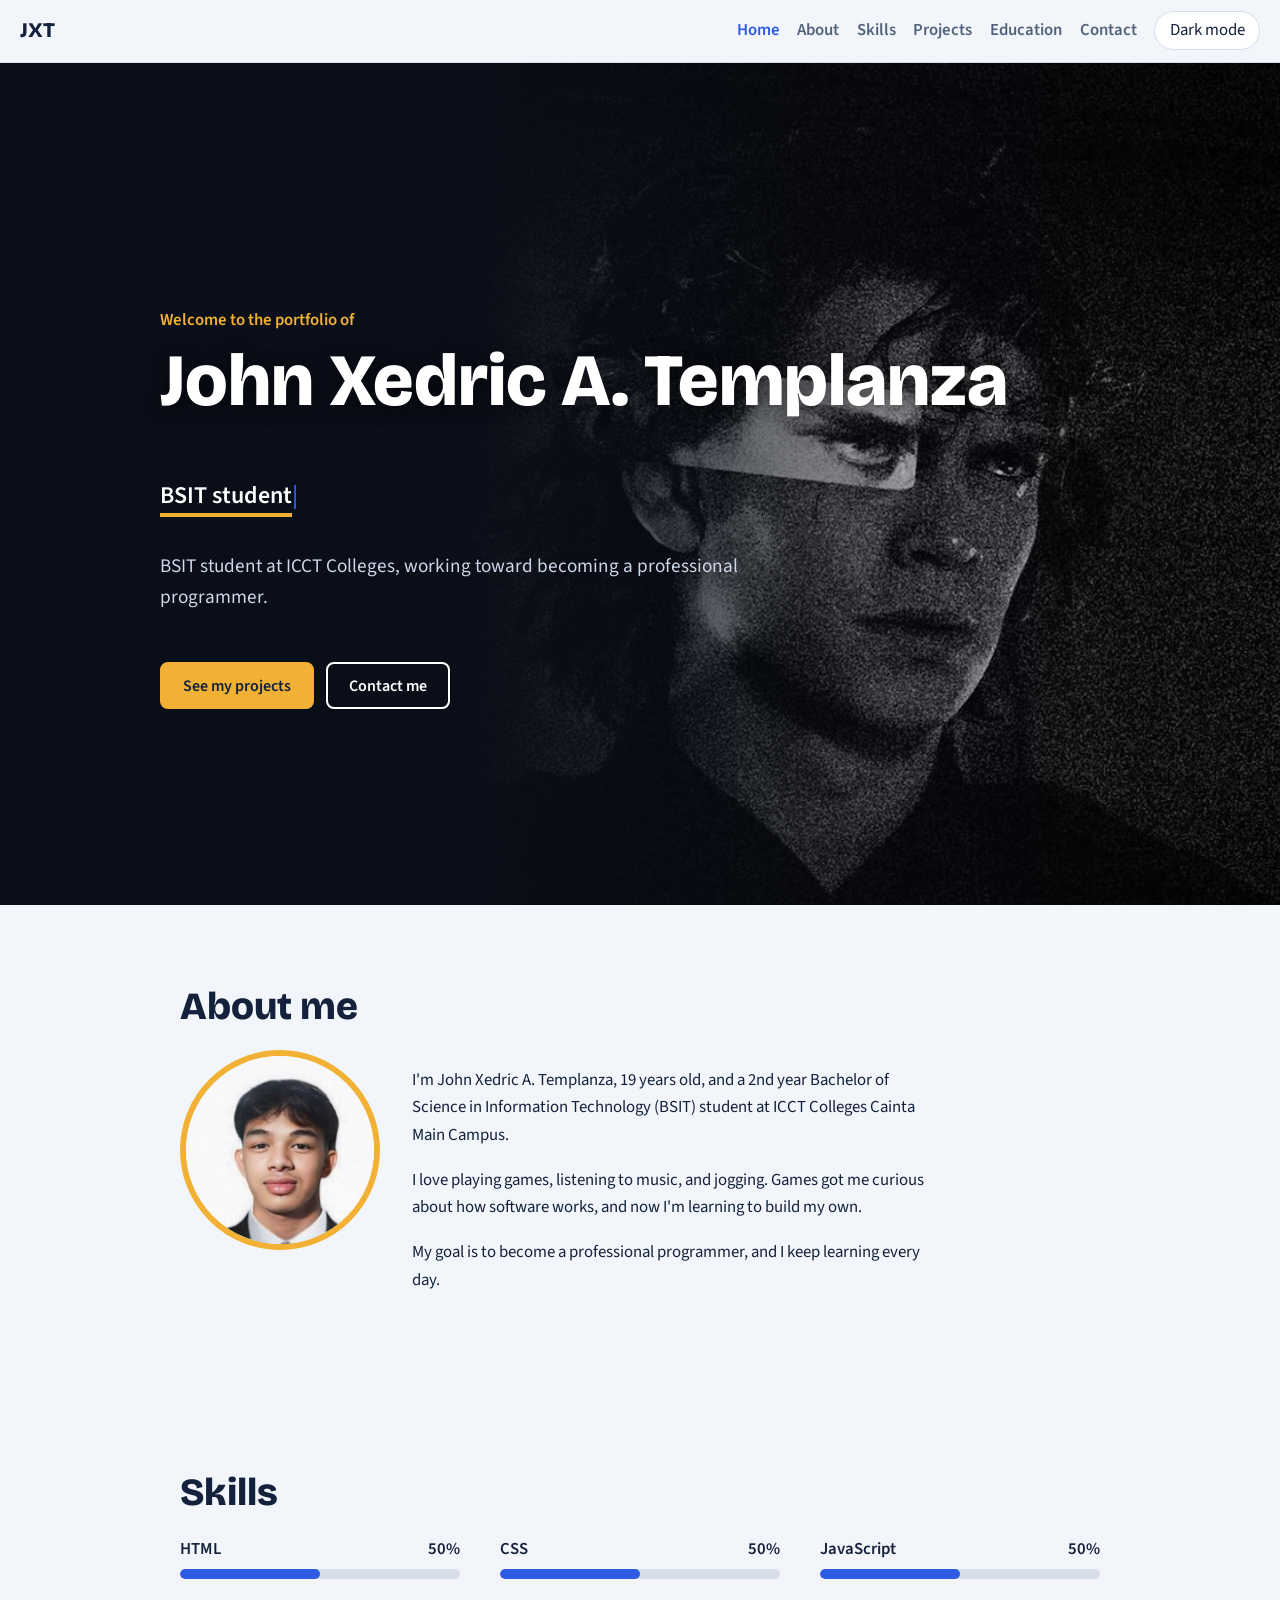
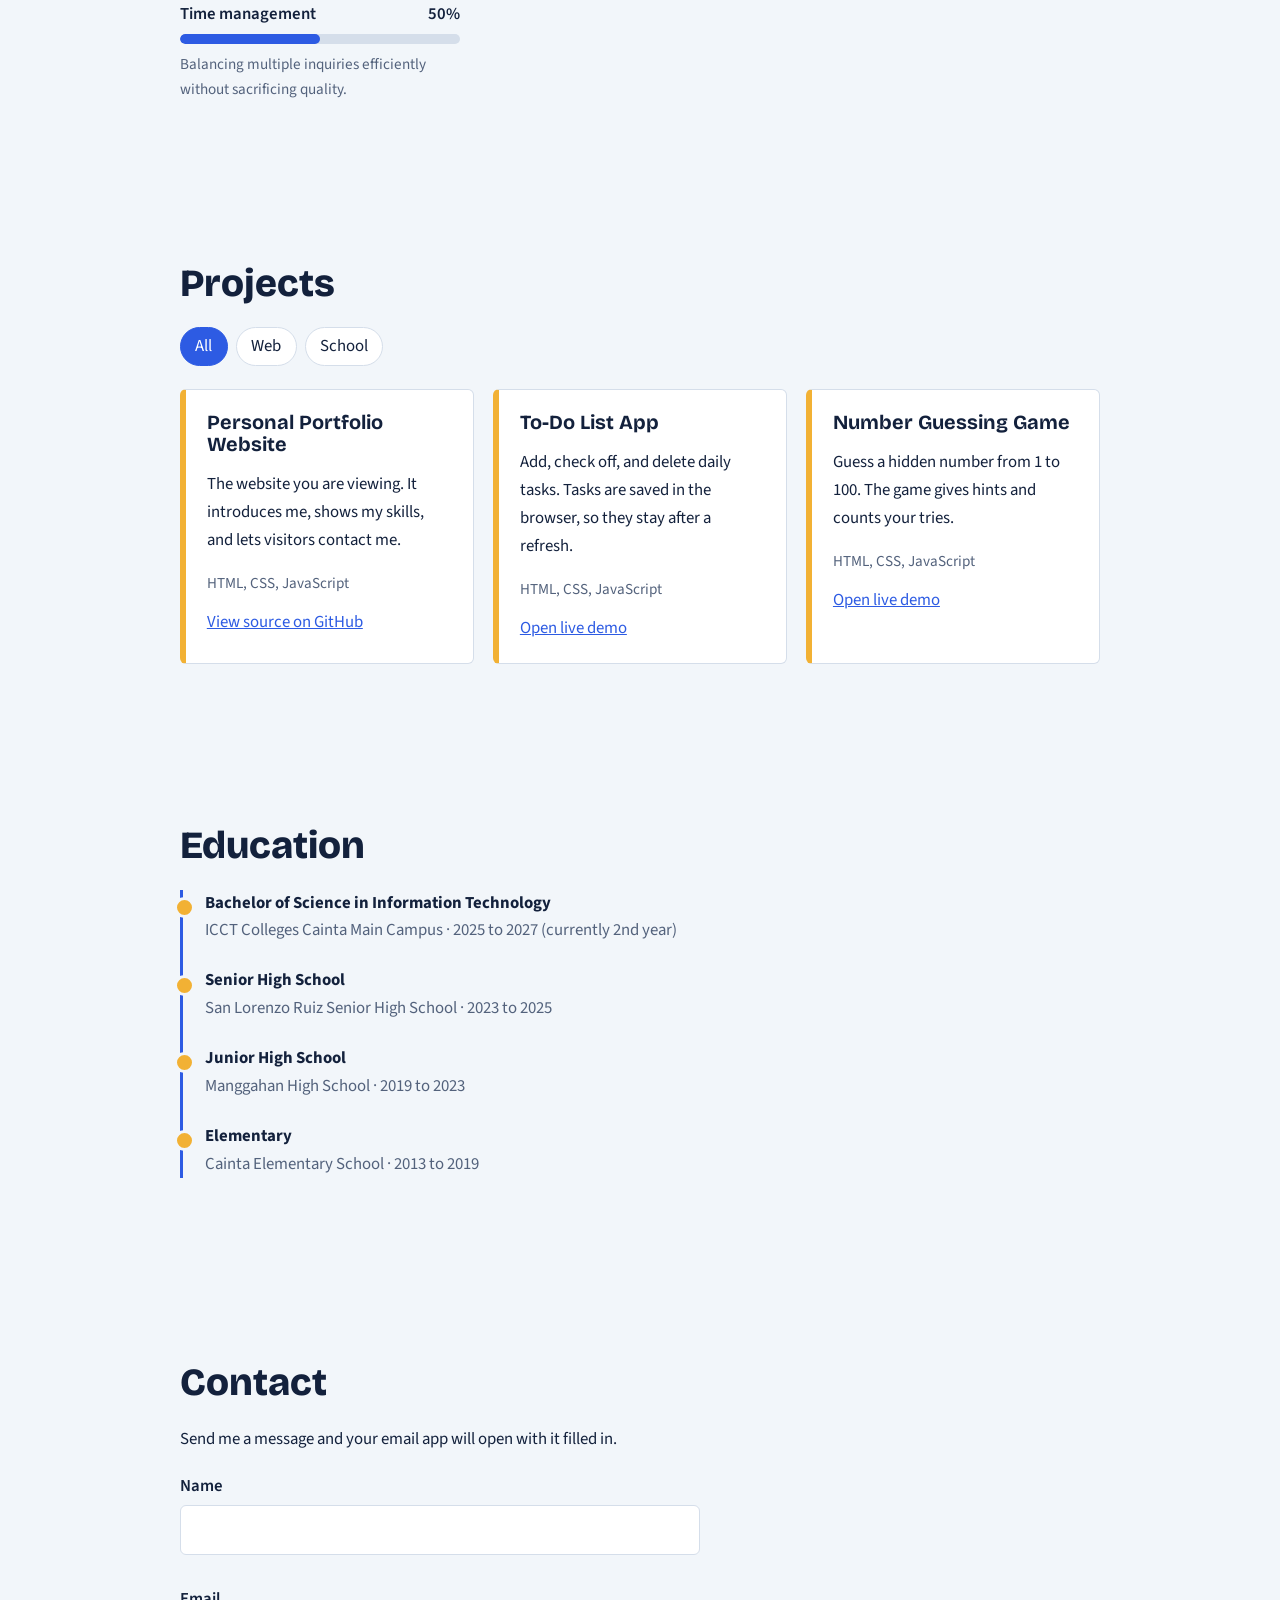
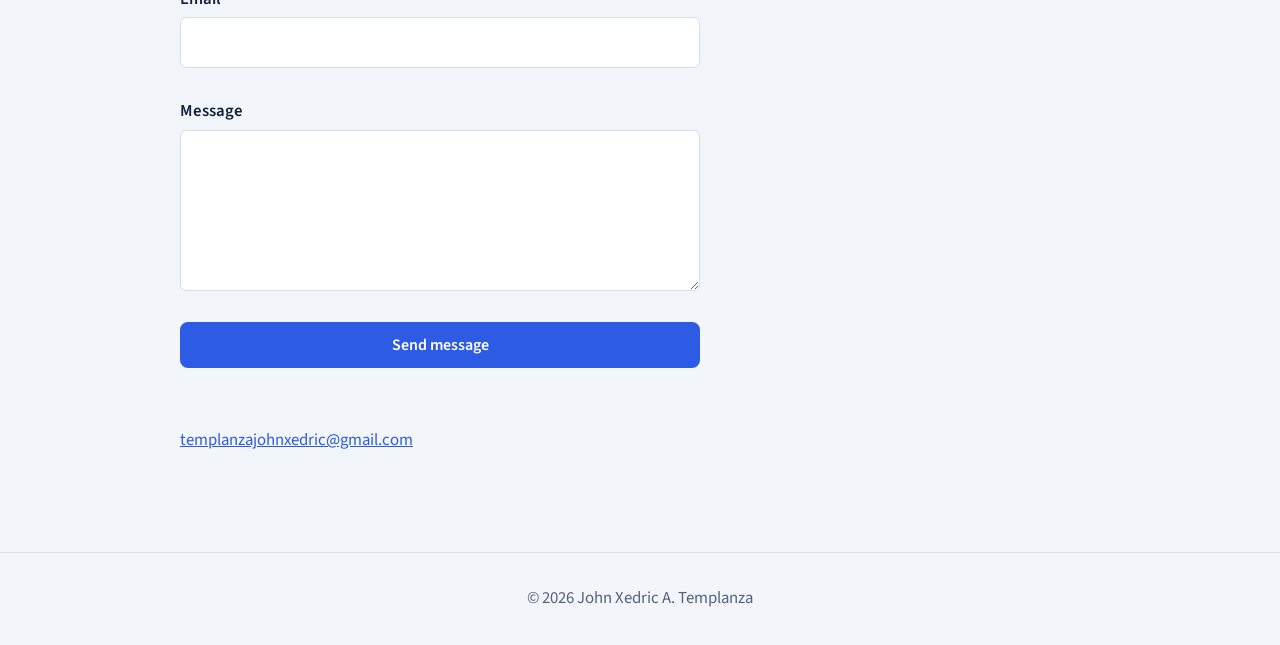
<file: index.html>
<!DOCTYPE html>
<html lang="en">
<head>
  <meta charset="UTF-8">
  <meta name="viewport" content="width=device-width, initial-scale=1">
  <title>John Xedric A. Templanza | Portfolio</title>
  <meta name="description" content="Personal portfolio of John Xedric A. Templanza.">
  <link rel="preconnect" href="https://fonts.googleapis.com">
  <link rel="preconnect" href="https://fonts.gstatic.com" crossorigin>
  <link href="https://fonts.googleapis.com/css2?family=Bricolage+Grotesque:wght@600;800&family=Source+Sans+3:wght@400;600&display=swap" rel="stylesheet">
  <link rel="stylesheet" href="style.css">
</head>
<body>
  <header class="site-header">
    <a class="logo" href="#home">JXT</a>
    <button id="menu-btn" class="menu-btn" aria-label="Toggle menu" aria-expanded="false">Menu</button>
    <nav id="nav" class="nav">
      <a href="#home">Home</a>
      <a href="#about">About</a>
      <a href="#skills">Skills</a>
      <a href="#projects">Projects</a>
      <a href="#education">Education</a>
      <a href="#contact">Contact</a>
      <button id="theme-btn" class="theme-btn" aria-label="Switch color theme">Dark mode</button>
    </nav>
  </header>

  <main>
    <section id="home" class="hero">
      <p class="hello">Welcome to the portfolio of</p>
      <h1>John Xedric A. Templanza</h1>
      <p class="role"><span id="typed"></span><span class="cursor">|</span></p>
      <p class="lead">BSIT student at ICCT Colleges, working toward becoming a professional programmer.</p>
      <div class="actions">
        <a class="btn primary" href="#projects">See my projects</a>
        <a class="btn" href="#contact">Contact me</a>
      </div>
    </section>

    <section id="about">
      <h2>About me</h2>
      <div class="about-grid">
        <div class="photo">
          <img src="avatar.jpg" alt="Profile photo of John Xedric A. Templanza">
        </div>
        <div>
          <p>I'm John Xedric A. Templanza, 19 years old, and a 2nd year Bachelor of Science in Information Technology (BSIT) student at ICCT Colleges Cainta Main Campus.</p>
          <p>I love playing games, listening to music, and jogging. Games got me curious about how software works, and now I'm learning to build my own.</p>
          <p>My goal is to become a professional programmer, and I keep learning every day.</p>
        </div>
      </div>
    </section>

    <section id="skills">
      <h2>Skills</h2>
      <div class="skills">
        <div class="skill" data-level="50"><div class="skill-top"><span>HTML</span><span>50%</span></div><div class="bar"><i></i></div></div>
        <div class="skill" data-level="50"><div class="skill-top"><span>CSS</span><span>50%</span></div><div class="bar"><i></i></div></div>
        <div class="skill" data-level="50"><div class="skill-top"><span>JavaScript</span><span>50%</span></div><div class="bar"><i></i></div></div>
        <div class="skill" data-level="50"><div class="skill-top"><span>Time management</span><span>50%</span></div><div class="bar"><i></i></div>
          <p class="skill-note">Balancing multiple inquiries efficiently without sacrificing quality.</p></div>
      </div>
    </section>

    <section id="projects">
      <h2>Projects</h2>
      <div class="filters" role="group" aria-label="Filter projects">
        <button class="chip active" data-filter="all">All</button>
        <button class="chip" data-filter="web">Web</button>
        <button class="chip" data-filter="school">School</button>
      </div>
      <div class="projects">
        <article class="project" data-type="web">
          <h3>Personal Portfolio Website</h3>
          <p>The website you are viewing. It introduces me, shows my skills, and lets visitors contact me.</p>
          <p class="tags">HTML, CSS, JavaScript</p>
          <a href="https://github.com/Xedric123/John_Xedric_A._Templanza" target="_blank" rel="noopener">View source on GitHub</a>
        </article>
        <article class="project" data-type="school">
          <h3>To-Do List App</h3>
          <p>Add, check off, and delete daily tasks. Tasks are saved in the browser, so they stay after a refresh.</p>
          <p class="tags">HTML, CSS, JavaScript</p>
          <a href="todo.html">Open live demo</a>
        </article>
        <article class="project" data-type="school">
          <h3>Number Guessing Game</h3>
          <p>Guess a hidden number from 1 to 100. The game gives hints and counts your tries.</p>
          <p class="tags">HTML, CSS, JavaScript</p>
          <a href="guess.html">Open live demo</a>
        </article>
      </div>
    </section>

    <section id="education">
      <h2>Education</h2>
      <ol class="timeline">
        <li><strong>Bachelor of Science in Information Technology</strong><span>ICCT Colleges Cainta Main Campus · 2025 to 2027 (currently 2nd year)</span></li>
        <li><strong>Senior High School</strong><span>San Lorenzo Ruiz Senior High School · 2023 to 2025</span></li>
        <li><strong>Junior High School</strong><span>Manggahan High School · 2019 to 2023</span></li>
        <li><strong>Elementary</strong><span>Cainta Elementary School · 2013 to 2019</span></li>
      </ol>
    </section>

    <section id="contact">
      <h2>Contact</h2>
      <p>Send me a message and your email app will open with it filled in.</p>
      <form id="contact-form" novalidate>
        <label>Name <input id="name" type="text" autocomplete="name" required></label>
        <span class="error" data-for="name"></span>
        <label>Email <input id="email" type="email" autocomplete="email" required></label>
        <span class="error" data-for="email"></span>
        <label>Message <textarea id="message" rows="5" required></textarea></label>
        <span class="error" data-for="message"></span>
        <button class="btn primary" type="submit">Send message</button>
        <p id="form-status" role="status"></p>
      </form>
      <p class="links">
        <a href="mailto:templanzajohnxedric@gmail.com">templanzajohnxedric@gmail.com</a>
      </p>
    </section>
  </main>

  <footer>© <span id="year"></span> John Xedric A. Templanza</footer>
  <script src="script.js"></script>
</body>
</html>
</file>
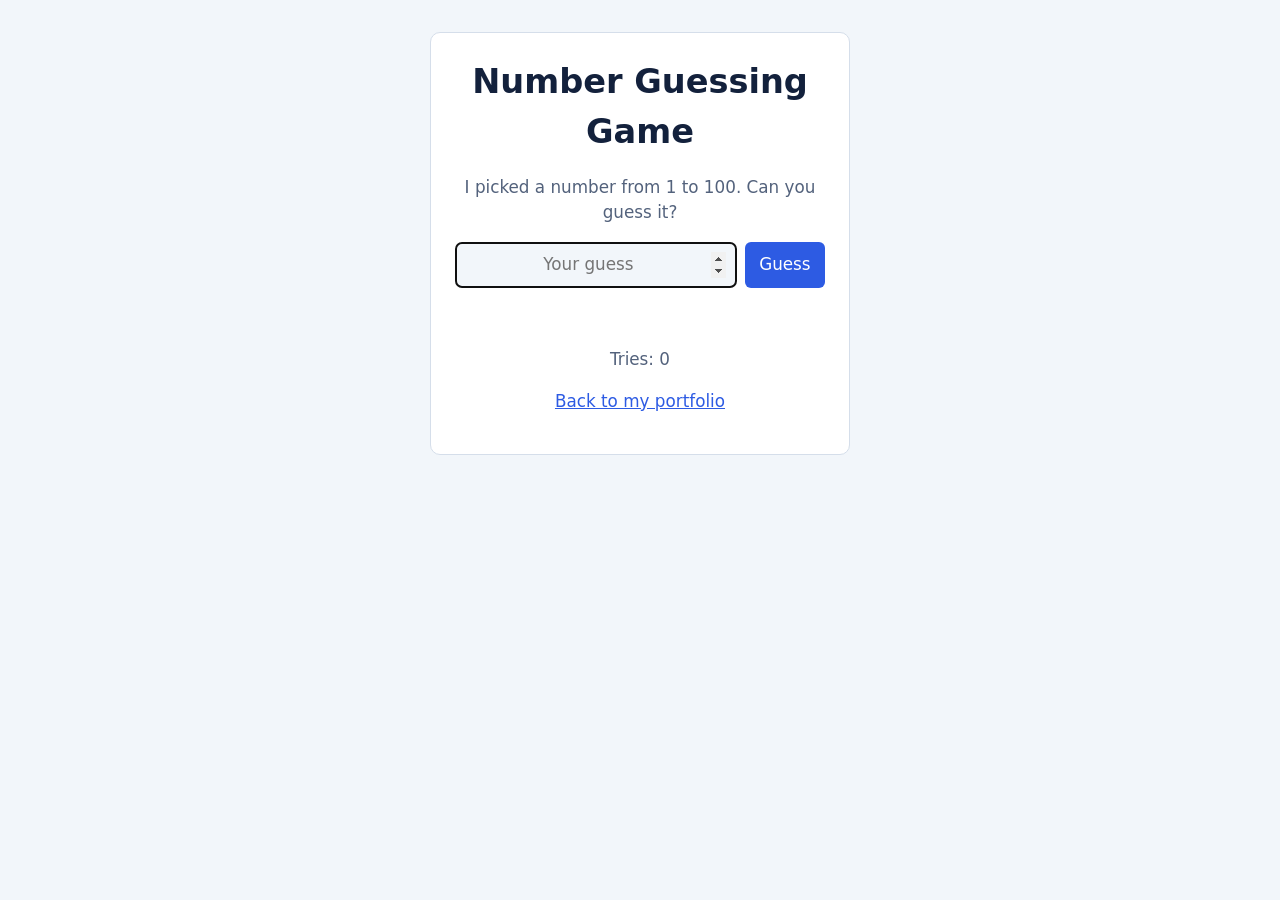
<file: guess.html>
<!DOCTYPE html>
<html lang="en">
<head>
<meta charset="UTF-8">
<meta name="viewport" content="width=device-width, initial-scale=1">
<title>Number Guessing Game</title>
<style>
  :root{--bg:#f2f6fa;--card:#fff;--ink:#13213c;--muted:#53627c;--accent:#2d5be3;--line:#d5deea;--good:#1f9d55;--bad:#d6455d}
  @media (prefers-color-scheme:dark){:root{--bg:#0e1626;--card:#16223a;--ink:#e8eefb;--muted:#9fb0cc;--accent:#7ea2ff;--line:#26365a}}
  *{box-sizing:border-box}
  body{margin:0;min-height:100vh;background:var(--bg);color:var(--ink);font:1.05rem/1.5 system-ui,sans-serif;display:grid;place-items:start center;padding:2rem 1rem}
  main{width:100%;max-width:420px;background:var(--card);border:1px solid var(--line);border-radius:10px;padding:1.5rem;text-align:center}
  h1{margin:0 0 .4rem}
  p{color:var(--muted)}
  form{display:flex;gap:.5rem;margin:1rem 0}
  input{flex:1;font:inherit;padding:.6rem;border:1px solid var(--line);border-radius:6px;background:var(--bg);color:var(--ink);text-align:center}
  button{font:inherit;cursor:pointer;border:0;border-radius:6px;padding:.6rem .9rem;background:var(--accent);color:#fff}
  #msg{font-weight:600;min-height:1.6rem;color:var(--ink)}
  #msg.good{color:var(--good)}
  #msg.bad{color:var(--bad)}
  #again{display:none;margin:.5rem auto 1rem}
  a{color:var(--accent)}
</style>
</head>
<body>
<main>
  <h1>Number Guessing Game</h1>
  <p>I picked a number from 1 to 100. Can you guess it?</p>
  <form id="form">
    <input id="guess" type="number" min="1" max="100" placeholder="Your guess" aria-label="Your guess" required>
    <button type="submit">Guess</button>
  </form>
  <div id="msg" role="status"></div>
  <p id="tries">Tries: 0</p>
  <button id="again" type="button">Play again</button>
  <p><a href="index.html">Back to my portfolio</a></p>
</main>
<script>
  let secret, tries, finished;

  const msg = document.getElementById('msg');
  const triesEl = document.getElementById('tries');
  const again = document.getElementById('again');
  const input = document.getElementById('guess');

  function newGame() {
    secret = Math.floor(Math.random() * 100) + 1;  // random whole number, 1 to 100
    tries = 0;
    finished = false;
    msg.textContent = '';
    msg.className = '';
    triesEl.textContent = 'Tries: 0';
    again.style.display = 'none';
    input.value = '';
    input.disabled = false;
    input.focus();
  }

  document.getElementById('form').addEventListener('submit', e => {
    e.preventDefault();
    if (finished) return;
    const n = Number(input.value);
    if (!Number.isInteger(n) || n < 1 || n > 100) {
      msg.textContent = 'Enter a whole number from 1 to 100.';
      msg.className = 'bad';
      return;
    }
    tries++;
    triesEl.textContent = 'Tries: ' + tries;
    if (n === secret) {
      msg.textContent = 'Correct! You got it in ' + tries + (tries === 1 ? ' try.' : ' tries.');
      msg.className = 'good';
      finished = true;
      input.disabled = true;
      again.style.display = 'block';
    } else {
      msg.textContent = n < secret ? 'Too low. Try a higher number.' : 'Too high. Try a lower number.';
      msg.className = 'bad';
    }
    input.value = '';
  });

  again.addEventListener('click', newGame);
  newGame();
</script>
</body>
</html>
</file>
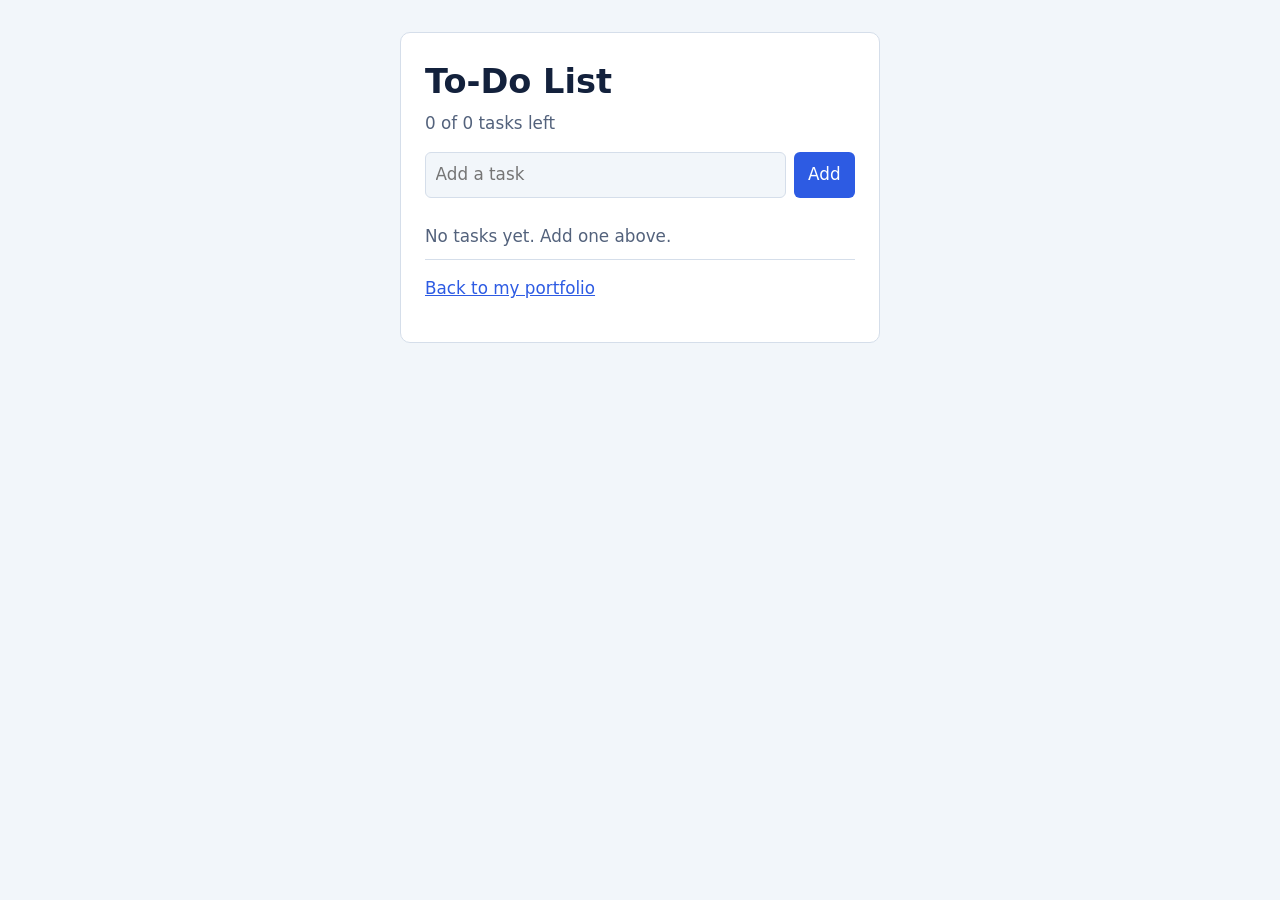
<file: todo.html>
<!DOCTYPE html>
<html lang="en">
<head>
<meta charset="UTF-8">
<meta name="viewport" content="width=device-width, initial-scale=1">
<title>To-Do List App</title>
<style>
  :root{--bg:#f2f6fa;--card:#fff;--ink:#13213c;--muted:#53627c;--accent:#2d5be3;--line:#d5deea}
  @media (prefers-color-scheme:dark){:root{--bg:#0e1626;--card:#16223a;--ink:#e8eefb;--muted:#9fb0cc;--accent:#7ea2ff;--line:#26365a}}
  *{box-sizing:border-box}
  body{margin:0;min-height:100vh;background:var(--bg);color:var(--ink);font:1.05rem/1.5 system-ui,sans-serif;display:grid;place-items:start center;padding:2rem 1rem}
  main{width:100%;max-width:480px;background:var(--card);border:1px solid var(--line);border-radius:10px;padding:1.5rem}
  h1{margin:0 0 .2rem}
  .count{color:var(--muted);margin:0 0 1rem}
  form{display:flex;gap:.5rem;margin-bottom:1rem}
  input[type=text]{flex:1;font:inherit;padding:.6rem;border:1px solid var(--line);border-radius:6px;background:var(--bg);color:var(--ink)}
  button{font:inherit;cursor:pointer;border:0;border-radius:6px;padding:.6rem .9rem;background:var(--accent);color:#fff}
  ul{list-style:none;margin:0;padding:0}
  li{display:flex;align-items:center;gap:.6rem;padding:.6rem 0;border-bottom:1px solid var(--line)}
  li span{flex:1}
  li.done span{text-decoration:line-through;color:var(--muted)}
  li button{background:transparent;color:#d6455d;padding:.2rem .5rem}
  .empty{color:var(--muted)}
  a{color:var(--accent)}
</style>
</head>
<body>
<main>
  <h1>To-Do List</h1>
  <p class="count" id="count"></p>
  <form id="form">
    <input id="task" type="text" placeholder="Add a task" aria-label="New task" required>
    <button type="submit">Add</button>
  </form>
  <ul id="list"></ul>
  <p><a href="index.html">Back to my portfolio</a></p>
</main>
<script>
  // Tasks are stored as an array of {text, done} objects
  let tasks = [];
  try { tasks = JSON.parse(localStorage.getItem('tasks')) || []; } catch (e) {}

  const list = document.getElementById('list');
  const count = document.getElementById('count');

  function save() {
    try { localStorage.setItem('tasks', JSON.stringify(tasks)); } catch (e) {}
  }

  function render() {
    list.innerHTML = '';
    if (tasks.length === 0) {
      list.innerHTML = '<li class="empty">No tasks yet. Add one above.</li>';
    }
    tasks.forEach((t, i) => {
      const li = document.createElement('li');
      if (t.done) li.className = 'done';
      const box = document.createElement('input');
      box.type = 'checkbox';
      box.checked = t.done;
      box.setAttribute('aria-label', 'Mark as done');
      box.onchange = () => { t.done = box.checked; save(); render(); };
      const label = document.createElement('span');
      label.textContent = t.text;   // textContent keeps user input safe
      const del = document.createElement('button');
      del.textContent = 'Delete';
      del.onclick = () => { tasks.splice(i, 1); save(); render(); };
      li.append(box, label, del);
      list.appendChild(li);
    });
    const left = tasks.filter(t => !t.done).length;
    count.textContent = left + ' of ' + tasks.length + ' tasks left';
  }

  document.getElementById('form').addEventListener('submit', e => {
    e.preventDefault();
    const input = document.getElementById('task');
    const text = input.value.trim();
    if (!text) return;
    tasks.push({ text: text, done: false });
    input.value = '';
    save(); render();
  });

  render();
</script>
</body>
</html>
</file>
<file: style.css>
:root{
  --bg:#f2f6fa; --surface:#ffffff; --ink:#13213c; --muted:#53627c;
  --accent:#2d5be3; --accent-ink:#ffffff; --pop:#f2b134; --line:#d5deea;
}
:root[data-theme="dark"]{
  --bg:#0e1626; --surface:#16223a; --ink:#e8eefb; --muted:#9fb0cc;
  --accent:#7ea2ff; --accent-ink:#0e1626; --pop:#f2b134; --line:#26365a;
}
*{box-sizing:border-box}
html{scroll-behavior:smooth;scroll-padding-top:72px}
body{margin:0;background:var(--bg);color:var(--ink);font:1.05rem/1.65 "Source Sans 3",system-ui,sans-serif}
h1,h2,h3{font-family:"Bricolage Grotesque",system-ui,sans-serif;line-height:1.1;margin:0 0 .6em}
h1{font-size:clamp(2.4rem,7vw,4.6rem);font-weight:800}
h2{font-size:clamp(1.8rem,4vw,2.4rem);font-weight:800}
h3{font-size:1.25rem}
a{color:var(--accent)}
:focus-visible{outline:3px solid var(--pop);outline-offset:3px}
section{max-width:960px;margin:0 auto;padding:5rem 1.25rem}
p{max-width:65ch}

.site-header{position:sticky;top:0;z-index:10;display:flex;justify-content:space-between;align-items:center;
  padding:.7rem 1.25rem;background:var(--bg);border-bottom:1px solid var(--line)}
.logo{font:800 1.3rem "Bricolage Grotesque",sans-serif;text-decoration:none;color:var(--ink)}
.nav{display:flex;gap:1.1rem;align-items:center}
.nav a{color:var(--muted);text-decoration:none;font-weight:600}
.nav a:hover,.nav a.active{color:var(--accent)}
.menu-btn,.theme-btn,.chip{font:inherit;cursor:pointer;border:1px solid var(--line);background:var(--surface);color:var(--ink);border-radius:999px;padding:.3rem .9rem}
.menu-btn{display:none}

.hero{padding-top:7rem;padding-bottom:6rem}
.hello{color:var(--accent);font-weight:600;margin-bottom:.4rem}
.role{font-size:1.5rem;font-weight:600;margin:.6rem 0 1rem}
#typed{border-bottom:4px solid var(--pop)}
.cursor{animation:blink 1s steps(1) infinite;color:var(--accent)}
@keyframes blink{50%{opacity:0}}
.lead{color:var(--muted);font-size:1.2rem}
.actions{display:flex;gap:.8rem;flex-wrap:wrap;margin-top:1.8rem}
.btn{display:inline-block;font:600 1rem "Source Sans 3",sans-serif;text-decoration:none;cursor:pointer;
  border:2px solid var(--accent);color:var(--accent);background:transparent;border-radius:8px;padding:.65rem 1.3rem}
.btn.primary{background:var(--accent);color:var(--accent-ink)}
.btn:hover{transform:translateY(-2px)}

.about-grid{display:grid;grid-template-columns:200px 1fr;gap:2rem;align-items:start}
.photo{width:200px;aspect-ratio:1;border-radius:50%;background:var(--accent);color:var(--accent-ink);
  display:grid;place-items:center;font:800 3rem "Bricolage Grotesque",sans-serif;overflow:hidden;border:6px solid var(--pop)}
.photo img{width:100%;height:100%;object-fit:cover}

.skills{display:grid;grid-template-columns:repeat(auto-fit,minmax(260px,1fr));gap:1.4rem 2.5rem}
.skill-top{display:flex;justify-content:space-between;font-weight:600;margin-bottom:.3rem}
.skill-note{margin:.5rem 0 0;color:var(--muted);font-size:.95rem}
.bar{height:10px;background:var(--line);border-radius:99px;overflow:hidden}
.bar i{display:block;height:100%;width:0;background:var(--accent);border-radius:99px;transition:width 1.1s ease}

.filters{display:flex;gap:.5rem;margin-bottom:1.4rem}
.chip.active{background:var(--accent);color:var(--accent-ink);border-color:var(--accent)}
.projects{display:grid;grid-template-columns:repeat(auto-fit,minmax(260px,1fr));gap:1.2rem}
.project{background:var(--surface);border:1px solid var(--line);border-left:6px solid var(--pop);border-radius:6px;padding:1.3rem}
.project.hidden{display:none}
.tags{color:var(--muted);font-size:.95rem;margin:.2rem 0 .8rem}

.timeline{list-style:none;margin:0;padding:0 0 0 1.4rem;border-left:3px solid var(--accent)}
.timeline li{margin-bottom:1.4rem;position:relative}
.timeline li::before{content:"";position:absolute;left:calc(-1.4rem - 9px);top:.45rem;width:15px;height:15px;border-radius:50%;background:var(--pop);border:3px solid var(--bg)}
.timeline strong{display:block}
.timeline span{color:var(--muted)}
.achievements{padding-left:1.2rem}
.achievements li{margin-bottom:.8rem}
.achievements strong{display:block}

form{display:grid;gap:.4rem;max-width:520px;margin:1.2rem 0}
label{display:grid;gap:.25rem;font-weight:600}
input,textarea{font:inherit;padding:.65rem;border:1px solid var(--line);border-radius:6px;background:var(--surface);color:var(--ink)}
.error{color:#d6455d;font-size:.9rem;min-height:1.1rem}
#form-status{color:var(--accent);font-weight:600}
.links{display:flex;gap:1.4rem;flex-wrap:wrap}
footer{text-align:center;padding:2rem;color:var(--muted);border-top:1px solid var(--line)}

@media (max-width:720px){
  .menu-btn{display:block}
  .nav{display:none;position:absolute;top:100%;left:0;right:0;flex-direction:column;align-items:flex-start;
    background:var(--bg);padding:1rem 1.25rem;border-bottom:1px solid var(--line)}
  .nav.open{display:flex}
  .about-grid{grid-template-columns:1fr}
  .photo{width:150px}
}
@media (prefers-reduced-motion:reduce){
  html{scroll-behavior:auto}
  .cursor{animation:none}
  .bar i,.btn{transition:none}
}

/* ---- Hero with photo background ---- */
.hero{
  max-width:none;margin:0;min-height:calc(100svh - 58px);
  padding:6rem max(1.25rem, calc((100% - 960px) / 2)) 4rem;
  display:flex;flex-direction:column;justify-content:flex-end;
  background-color:#0a0e18;
  background-image:
    linear-gradient(to top, rgba(10,14,24,.96) 0%, rgba(10,14,24,.7) 40%, rgba(10,14,24,.2) 100%),
    url("background.jpg");
  background-size:cover;background-position:center 20%;background-repeat:no-repeat;
  color:#fff;
}
.hero .hello{color:var(--pop)}
.hero h1{color:#fff;text-shadow:0 2px 18px rgba(0,0,0,.6)}
.hero .role{color:#fff}
.hero .lead{color:#cdd7ea}
.hero .btn{color:#fff;border-color:#fff}
.hero .btn.primary{background:var(--pop);border-color:var(--pop);color:#13213c}
@media (min-width:800px){
  .hero{
    background-image:
      linear-gradient(to right, #0a0e18 0%, #0a0e18 35%, rgba(10,14,24,.35) 70%, rgba(10,14,24,0) 100%),
      url("background.jpg");
    background-size:auto 100%;background-position:right center;
    justify-content:center;
  }
}
</file>
